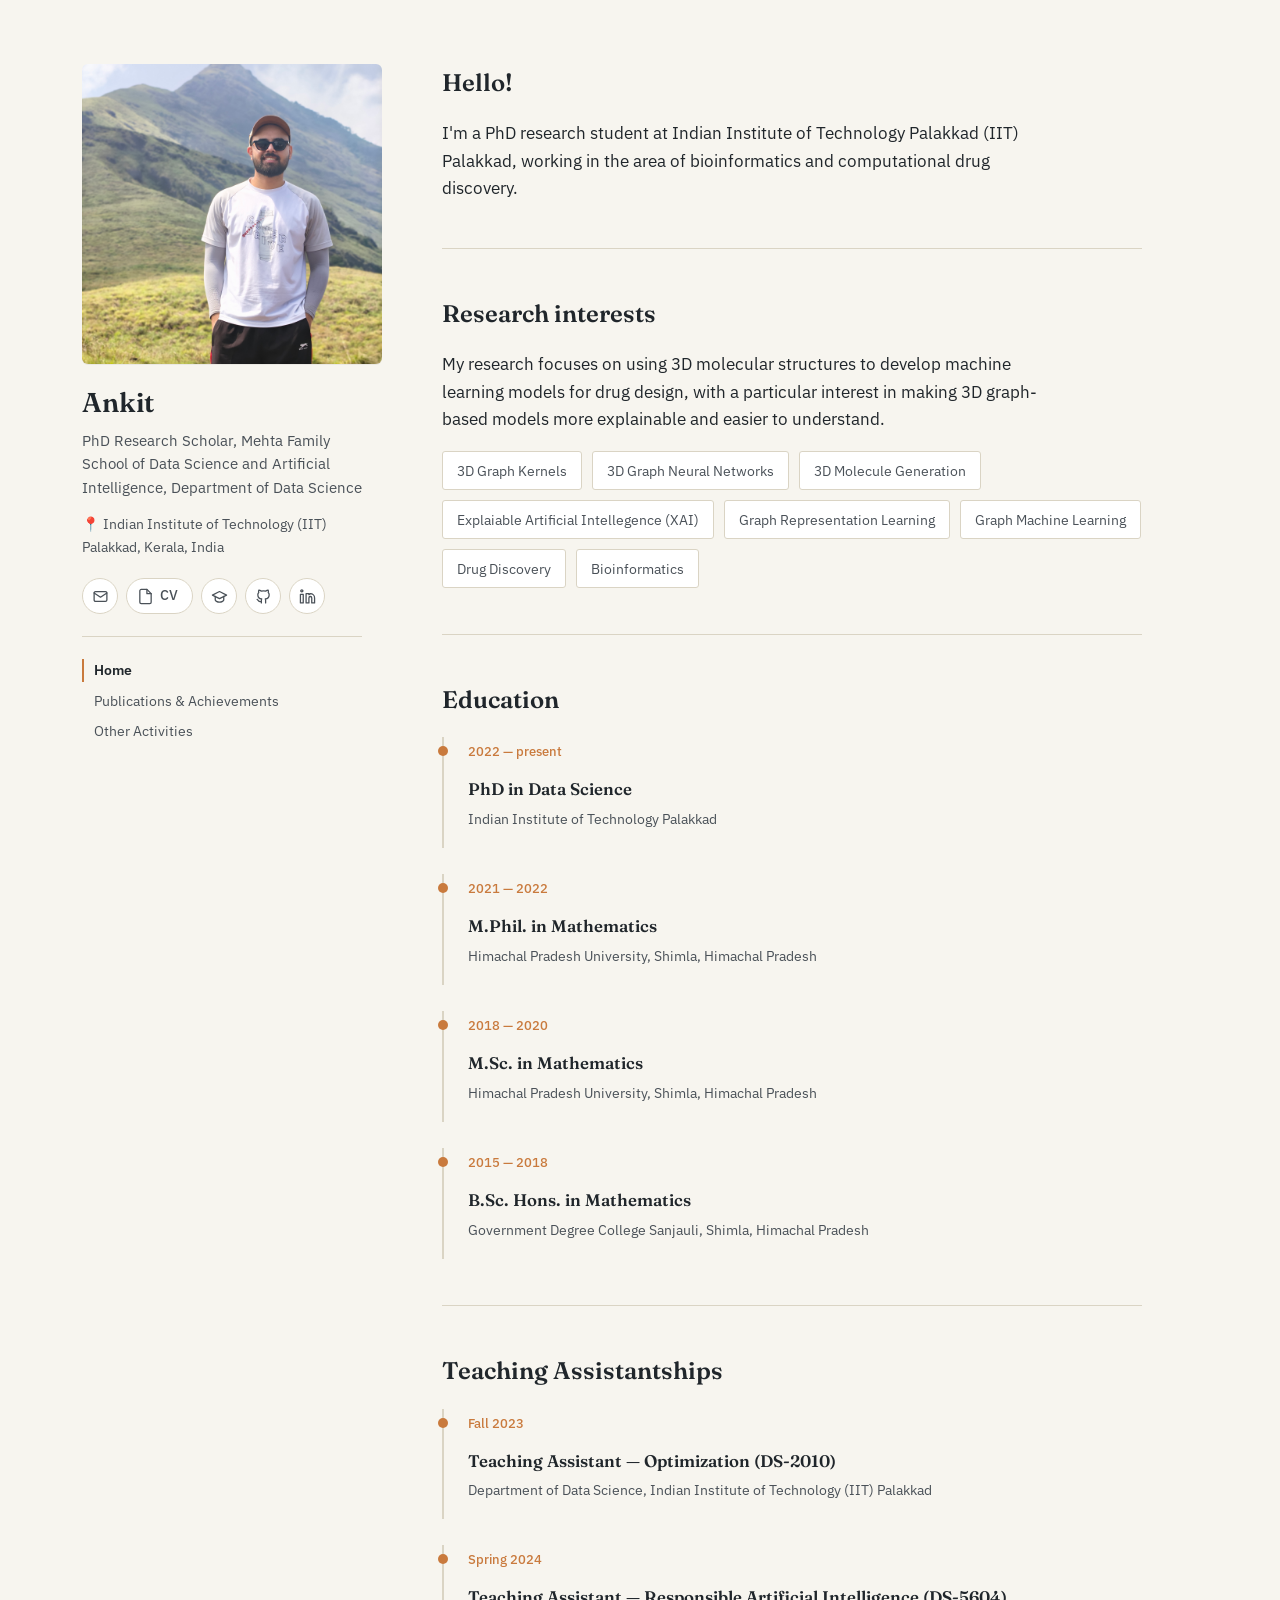
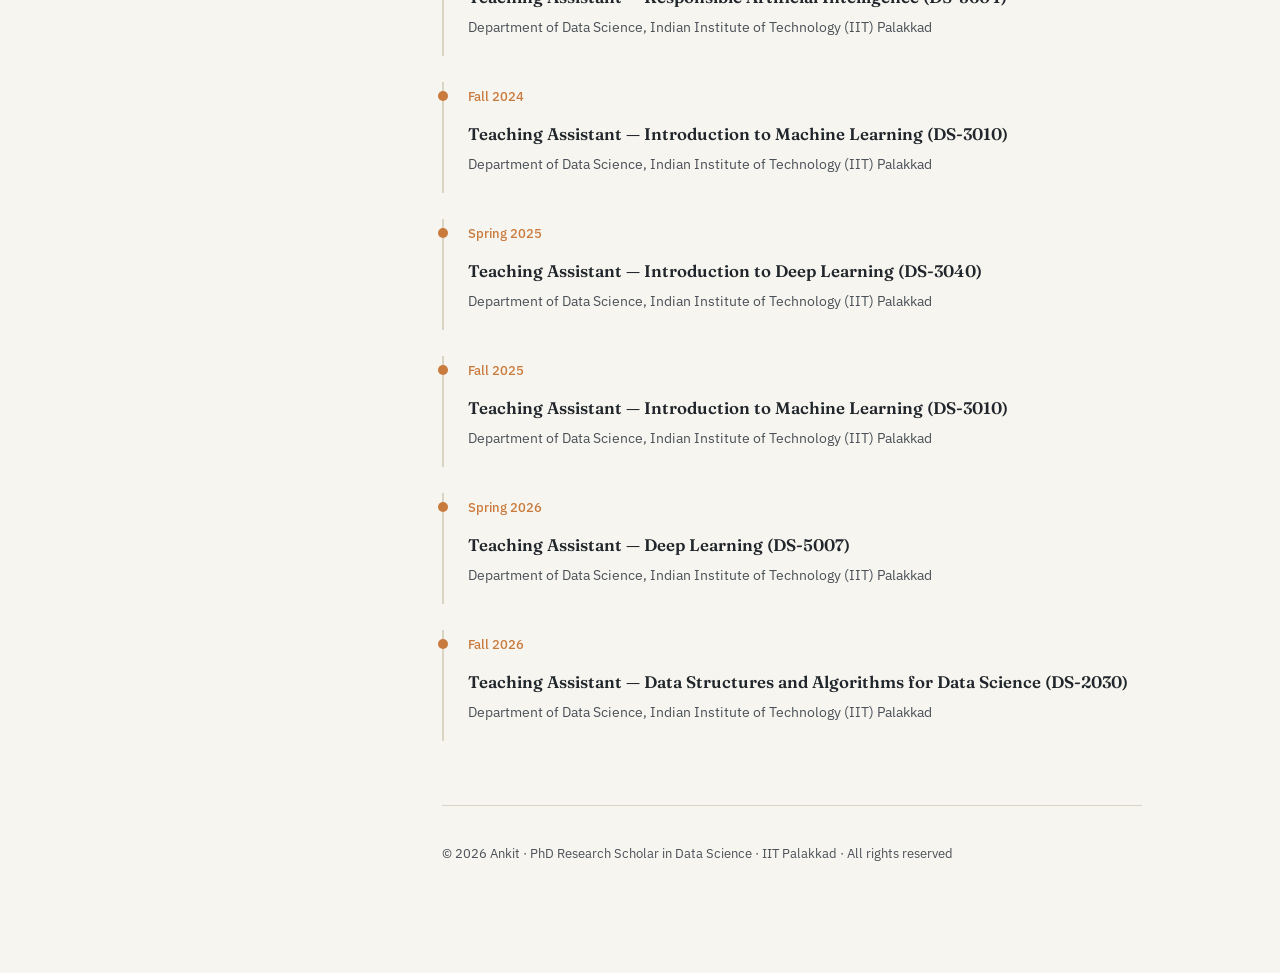
<file: index.html>
<!DOCTYPE html>
<html lang="en">
<head>
<meta charset="UTF-8" />
<meta name="viewport" content="width=device-width, initial-scale=1.0" />
<title>Ankit — Home</title>
<meta name="description" content="Ankit — PhD Research Scholar, Data Science, IIT Palakkad. Home." />

<link rel="preconnect" href="https://fonts.googleapis.com">
<link rel="preconnect" href="https://fonts.gstatic.com" crossorigin>
<link href="https://fonts.googleapis.com/css2?family=Fraunces:opsz,wght@9..144,400;9..144,500;9..144,600;9..144,700&family=IBM+Plex+Sans:wght@400;500;600&display=swap" rel="stylesheet">
<link rel="stylesheet" href="style.css" />
</head>
<body>
<div class="page">
  <aside class="sidebar">
    <img class="portrait" src="Images/IMG20250414104531.jpg" alt="Portrait of Ankit" />
    <h1 class="name">Ankit</h1>
    <p class="role">PhD Research Scholar, Mehta Family School of Data Science and Artificial Intelligence, Department of Data Science</p>
    <p class="location">📍 Indian Institute of Technology (IIT) Palakkad, Kerala, India</p>

    <div class="social-icons">
      <a class="icon-btn" href="mailto:142214001@smail.iitpkd.ac.in" aria-label="Email" title="Email"><svg viewBox="0 0 24 24" fill="none" stroke="currentColor" stroke-width="1.8" stroke-linecap="round" stroke-linejoin="round"><rect x="3" y="5" width="18" height="14" rx="2"/><path d="m3 7 9 6 9-6"/></svg></a>
      <a class="icon-btn icon-btn-label" href="CV.pdf" aria-label="CV" title="CV"><svg viewBox="0 0 24 24" fill="none" stroke="currentColor" stroke-width="1.8" stroke-linecap="round" stroke-linejoin="round"><path d="M14 2H6a2 2 0 0 0-2 2v16a2 2 0 0 0 2 2h12a2 2 0 0 0 2-2V8Z"/><path d="M14 2v6h6"/></svg><span>CV</span></a>
      <a class="icon-btn" href="https://scholar.google.com/citations?user=SnmEbEMAAAAJ&hl=en" target="_blank" rel="noopener" aria-label="Google Scholar" title="Google Scholar"><svg viewBox="0 0 24 24" fill="none" stroke="currentColor" stroke-width="1.8" stroke-linecap="round" stroke-linejoin="round"><path d="M22 10 12 5 2 10l10 5 10-5Z"/><path d="M6 12v5c0 1.1 2.7 3 6 3s6-1.9 6-3v-5"/></svg></a>
      <a class="icon-btn" href="https://github.com/santaankit" target="_blank" rel="noopener" aria-label="GitHub" title="GitHub"><svg viewBox="0 0 24 24" fill="none" stroke="currentColor" stroke-width="1.8" stroke-linecap="round" stroke-linejoin="round"><path d="M9 19c-4.3 1.4-4.3-2.5-6-3m12 5v-3.5c0-1 .1-1.4-.5-2 2.8-.3 5.5-1.4 5.5-6a4.6 4.6 0 0 0-1.3-3.2 4.2 4.2 0 0 0-.1-3.2s-1.1-.3-3.5 1.3a12.3 12.3 0 0 0-6.2 0C6.5 2.8 5.4 3.1 5.4 3.1a4.2 4.2 0 0 0-.1 3.2A4.6 4.6 0 0 0 4 9.5c0 4.6 2.7 5.7 5.5 6-.6.6-.6 1.2-.5 2V21"/></svg></a>
      <a class="icon-btn" href="https://www.linkedin.com/in/ankit-santa-909a9b238/" target="_blank" rel="noopener" aria-label="LinkedIn" title="LinkedIn"><svg viewBox="0 0 24 24" fill="none" stroke="currentColor" stroke-width="1.8" stroke-linecap="round" stroke-linejoin="round"><path d="M16 8a6 6 0 0 1 6 6v7h-4v-7a2 2 0 0 0-4 0v7h-4V8h4v1.5A6 6 0 0 1 16 8Z"/><rect x="2" y="9" width="4" height="12"/><circle cx="4" cy="4" r="1.5"/></svg></a>
    </div>

    <nav class="section-nav">
      <a href="index.html" class="active">Home</a>
      <a href="publications.html">Publications & Achievements</a>
      <a href="activities.html"> Other Activities</a>
    </nav>
  </aside>
  <main class="content">
    <section id="bio" class="section first">
      <h2>Hello!</h2>
      <p>
        I'm a PhD research student at Indian Institute of Technology Palakkad (IIT) Palakkad, working in the area of bioinformatics and
        computational drug discovery.
      </p>
    </section>

    <section id="research" class="section">
      <h2>Research interests</h2>
      <p>
        My research focuses on using 3D molecular structures to develop machine learning models
        for drug design, with a particular interest in making 3D graph-based models more explainable and easier to understand.
      </p>
      <ul class="tag-list">
        <li>3D Graph Kernels</li>
        <li>3D Graph Neural Networks</li>
        <li>3D Molecule Generation</li>
        <li>Explaiable Artificial Intellegence (XAI) </li>
        <li>Graph Representation Learning</li>
        <li>Graph Machine Learning</li>
        <li>Drug Discovery</li>
        <li>Bioinformatics</li>
      </ul>
    </section>

    <section id="education" class="section">
      <h2>Education</h2>
      <div class="timeline-item">
        <p class="timeline-meta">2022 — present</p>
        <h3 class="timeline-title">PhD in Data Science</h3>
        <p class="timeline-org">Indian Institute of Technology Palakkad</p>
      </div>

      <div class="timeline-item">
        <p class="timeline-meta">2021 — 2022</p>
        <h3 class="timeline-title">M.Phil. in Mathematics</h3>
        <p class="timeline-org">Himachal Pradesh University, Shimla, Himachal Pradesh</p>
      </div>

      <div class="timeline-item">
        <p class="timeline-meta">2018 — 2020</p>
        <h3 class="timeline-title">M.Sc. in Mathematics</h3>
        <p class="timeline-org">Himachal Pradesh University, Shimla, Himachal Pradesh</p>
      </div>

      <div class="timeline-item">
        <p class="timeline-meta">2015 — 2018</p>
        <h3 class="timeline-title">B.Sc. Hons. in Mathematics</h3>
        <p class="timeline-org">Government Degree College Sanjauli, Shimla, Himachal Pradesh</p>
      </div>
    </section>

    <section id="teaching" class="section">
      <h2>Teaching Assistantships </h2>
      <div class="timeline-item">
        <p class="timeline-meta">Fall 2023</p>
        <h3 class="timeline-title">Teaching Assistant — Optimization (DS-2010)</h3>
        <p class="timeline-org">Department of Data Science, Indian Institute of Technology (IIT) Palakkad</p>
      </div>

      <div class="timeline-item">
        <p class="timeline-meta">Spring 2024</p>
        <h3 class="timeline-title">Teaching Assistant — Responsible Artificial Intelligence (DS-5604)</h3>
        <p class="timeline-org">Department of Data Science, Indian Institute of Technology (IIT) Palakkad</p>
      </div>

      <div class="timeline-item">
        <p class="timeline-meta">Fall 2024</p>
        <h3 class="timeline-title">Teaching Assistant — Introduction to Machine Learning (DS-3010)</h3>
        <p class="timeline-org">Department of Data Science, Indian Institute of Technology (IIT) Palakkad</p>
      </div>

      <div class="timeline-item">
        <p class="timeline-meta">Spring 2025</p>
        <h3 class="timeline-title">Teaching Assistant — Introduction to Deep Learning (DS-3040)</h3>
        <p class="timeline-org">Department of Data Science, Indian Institute of Technology (IIT) Palakkad</p>
      </div>

      <div class="timeline-item">
        <p class="timeline-meta">Fall 2025</p>
        <h3 class="timeline-title">Teaching Assistant — Introduction to Machine Learning (DS-3010)</h3>
        <p class="timeline-org">Department of Data Science, Indian Institute of Technology (IIT) Palakkad</p>
      </div>

      <div class="timeline-item">
        <p class="timeline-meta">Spring 2026</p>
        <h3 class="timeline-title">Teaching Assistant — Deep Learning (DS-5007)</h3>
        <p class="timeline-org">Department of Data Science, Indian Institute of Technology (IIT) Palakkad</p>
      </div>

      <div class="timeline-item">
        <p class="timeline-meta">Fall 2026</p>
        <h3 class="timeline-title">Teaching Assistant — Data Structures and Algorithms for Data Science (DS-2030)</h3>
        <p class="timeline-org">Department of Data Science, Indian Institute of Technology (IIT) Palakkad</p>
      </div>
    </section>
    <footer class="footer">
      <p>© <span id="year"></span> Ankit · PhD Research Scholar in Data Science · IIT Palakkad · All rights reserved</p>
    </footer>
  </main>
</div>
<script>document.getElementById('year').textContent = new Date().getFullYear();</script>
</body>
</html>
</file>
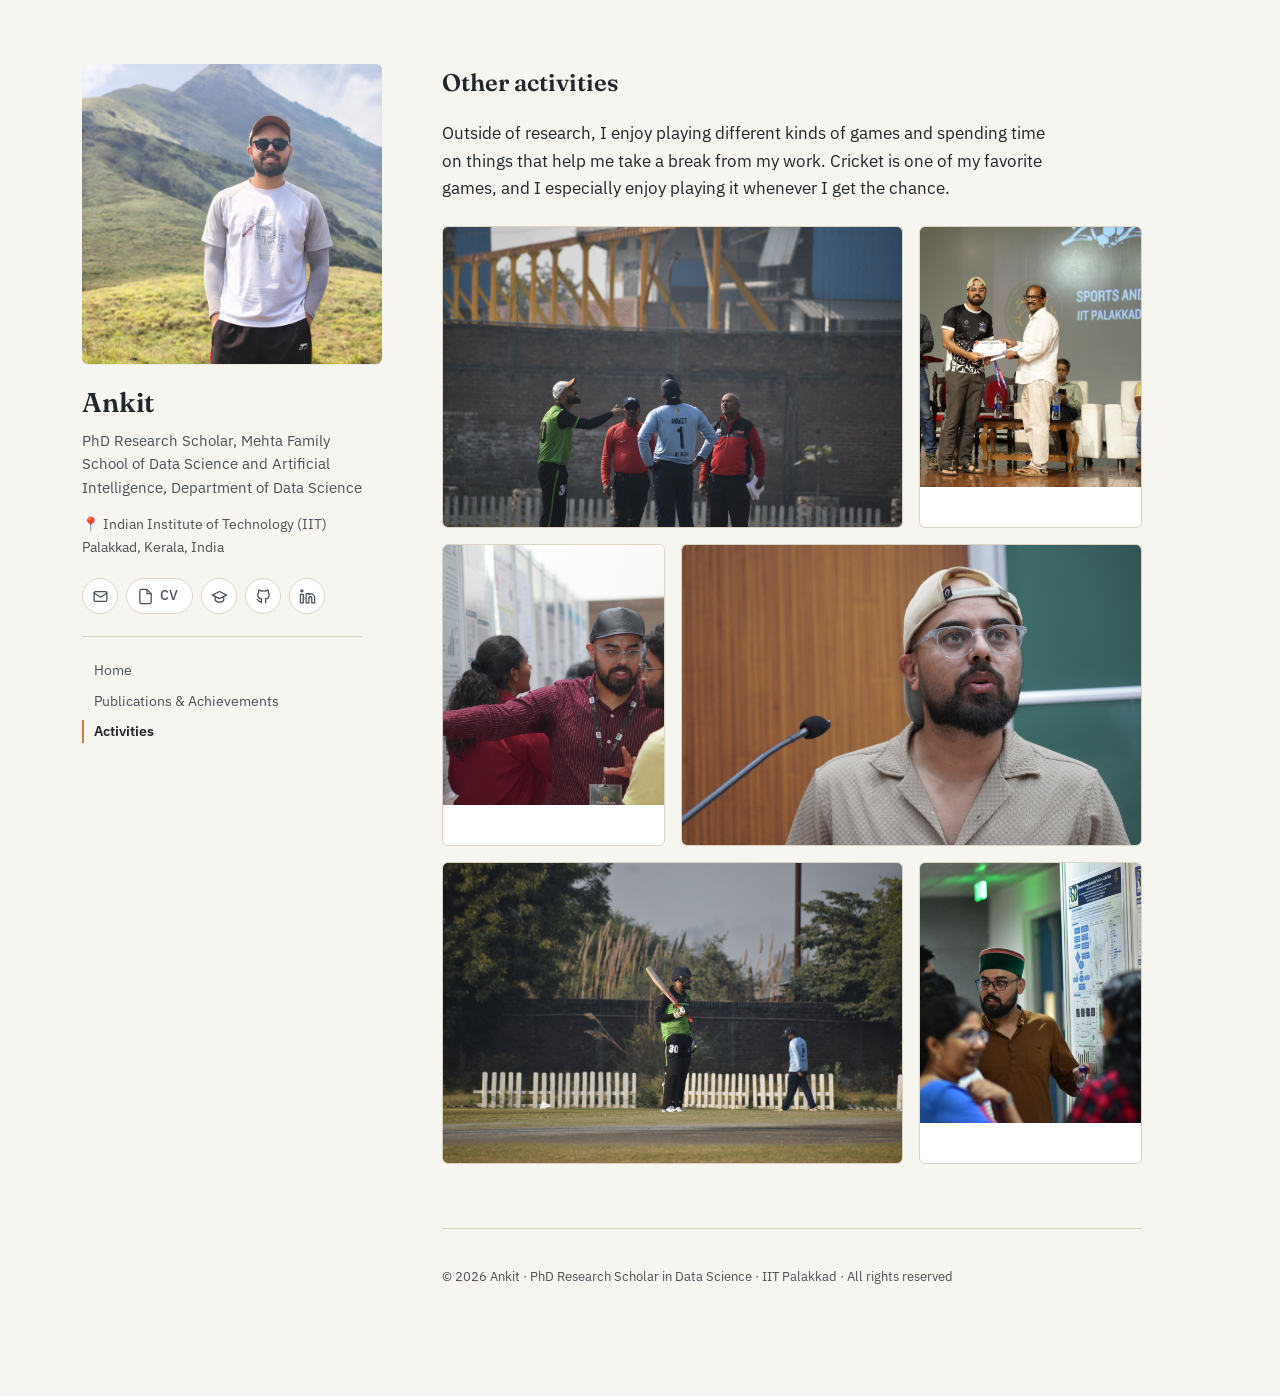
<file: activities.html>
<!DOCTYPE html>
<html lang="en">
<head>
<meta charset="UTF-8" />
<meta name="viewport" content="width=device-width, initial-scale=1.0" />
<title>Ankit — Activities</title>
<meta name="description" content="Ankit — PhD Research Scholar, Data Science, IIT Palakkad. Activities." />

<link rel="preconnect" href="https://fonts.googleapis.com">
<link rel="preconnect" href="https://fonts.gstatic.com" crossorigin>
<link href="https://fonts.googleapis.com/css2?family=Fraunces:opsz,wght@9..144,400;9..144,500;9..144,600;9..144,700&family=IBM+Plex+Sans:wght@400;500;600&display=swap" rel="stylesheet">
<link rel="stylesheet" href="style.css" />
</head>
<body>
<div class="page">
  <aside class="sidebar">
    <img class="portrait" src="Images/IMG20250414104531.jpg" alt="Portrait of Ankit" />
    <h1 class="name">Ankit</h1>
    <p class="role">PhD Research Scholar, Mehta Family School of Data Science and Artificial Intelligence, Department of Data Science</p>
    <p class="location">📍 Indian Institute of Technology (IIT) Palakkad, Kerala, India</p>

    <div class="social-icons">
      <a class="icon-btn" href="mailto:142214001@smail.iitpkd.ac.in" aria-label="Email" title="Email"><svg viewBox="0 0 24 24" fill="none" stroke="currentColor" stroke-width="1.8" stroke-linecap="round" stroke-linejoin="round"><rect x="3" y="5" width="18" height="14" rx="2"/><path d="m3 7 9 6 9-6"/></svg></a>
      <a class="icon-btn icon-btn-label" href="CV.pdf" aria-label="CV" title="CV"><svg viewBox="0 0 24 24" fill="none" stroke="currentColor" stroke-width="1.8" stroke-linecap="round" stroke-linejoin="round"><path d="M14 2H6a2 2 0 0 0-2 2v16a2 2 0 0 0 2 2h12a2 2 0 0 0 2-2V8Z"/><path d="M14 2v6h6"/></svg><span>CV</span></a>
      <a class="icon-btn" href="https://scholar.google.com/citations?user=SnmEbEMAAAAJ&hl=en" target="_blank" rel="noopener" aria-label="Google Scholar" title="Google Scholar"><svg viewBox="0 0 24 24" fill="none" stroke="currentColor" stroke-width="1.8" stroke-linecap="round" stroke-linejoin="round"><path d="M22 10 12 5 2 10l10 5 10-5Z"/><path d="M6 12v5c0 1.1 2.7 3 6 3s6-1.9 6-3v-5"/></svg></a>
      <a class="icon-btn" href="https://github.com/santaankit" target="_blank" rel="noopener" aria-label="GitHub" title="GitHub"><svg viewBox="0 0 24 24" fill="none" stroke="currentColor" stroke-width="1.8" stroke-linecap="round" stroke-linejoin="round"><path d="M9 19c-4.3 1.4-4.3-2.5-6-3m12 5v-3.5c0-1 .1-1.4-.5-2 2.8-.3 5.5-1.4 5.5-6a4.6 4.6 0 0 0-1.3-3.2 4.2 4.2 0 0 0-.1-3.2s-1.1-.3-3.5 1.3a12.3 12.3 0 0 0-6.2 0C6.5 2.8 5.4 3.1 5.4 3.1a4.2 4.2 0 0 0-.1 3.2A4.6 4.6 0 0 0 4 9.5c0 4.6 2.7 5.7 5.5 6-.6.6-.6 1.2-.5 2V21"/></svg></a>
      <a class="icon-btn" href="https://www.linkedin.com/in/ankit-santa-909a9b238/" target="_blank" rel="noopener" aria-label="LinkedIn" title="LinkedIn"><svg viewBox="0 0 24 24" fill="none" stroke="currentColor" stroke-width="1.8" stroke-linecap="round" stroke-linejoin="round"><path d="M16 8a6 6 0 0 1 6 6v7h-4v-7a2 2 0 0 0-4 0v7h-4V8h4v1.5A6 6 0 0 1 16 8Z"/><rect x="2" y="9" width="4" height="12"/><circle cx="4" cy="4" r="1.5"/></svg></a>
    </div>

    <nav class="section-nav">
      <a href="index.html">Home</a>
      <a href="publications.html">Publications & Achievements</a>
      <a href="activities.html" class="active">Activities</a>
    </nav>
  </aside>
  <main class="content activities-page">
    <section id="activities" class="section first">
      <h2>Other activities</h2>
      <p>
        Outside of research, I enjoy playing different kinds of games and spending time on
        things that help me take a break from my work. Cricket is one of my favorite games,
        and I especially enjoy playing it whenever I get the chance.
      </p>

      <div class="gallery">
        <figure class="gallery-item span-2">
          <img src="Images/DSC_0105.jpg" alt="Participating in the toss before a cricket match at the Inter-IIT Sports Meet" />
        </figure>
        <figure class="gallery-item">
          <img src="Images/IMG_20260429_122300.jpg" alt="Receiving the winning certificate after securing the Cricket General Championship at IIT Palakkad" />
        </figure>
        <figure class="gallery-item">
          <img src="Images/IMG_0455.JPG" alt="Poster presentation at IIT Palakkad" />
        </figure>
        <figure class="gallery-item span-2">
          <img src="Images/_SON8055.JPG" alt="Giving a research talk during Research Scholar Day at IIT Palakkad" />
        </figure>
        <figure class="gallery-item span-2">
          <img src="Images/DSC_0514.jpg" alt="Poster Presentation at IIT Palakkad" />
        </figure>  
        <figure class="gallery-item ">
          <img src="Images/DSC_0485.jpg" alt="Inter IIT Sports Meet" />
        </figure>
      </div>
    </section>
    <footer class="footer">
      <p>© <span id="year"></span> Ankit · PhD Research Scholar in Data Science · IIT Palakkad · All rights reserved</p>
    </footer>
  </main>
</div>
<script>document.getElementById('year').textContent = new Date().getFullYear();</script>
</body>
</html>
</file>
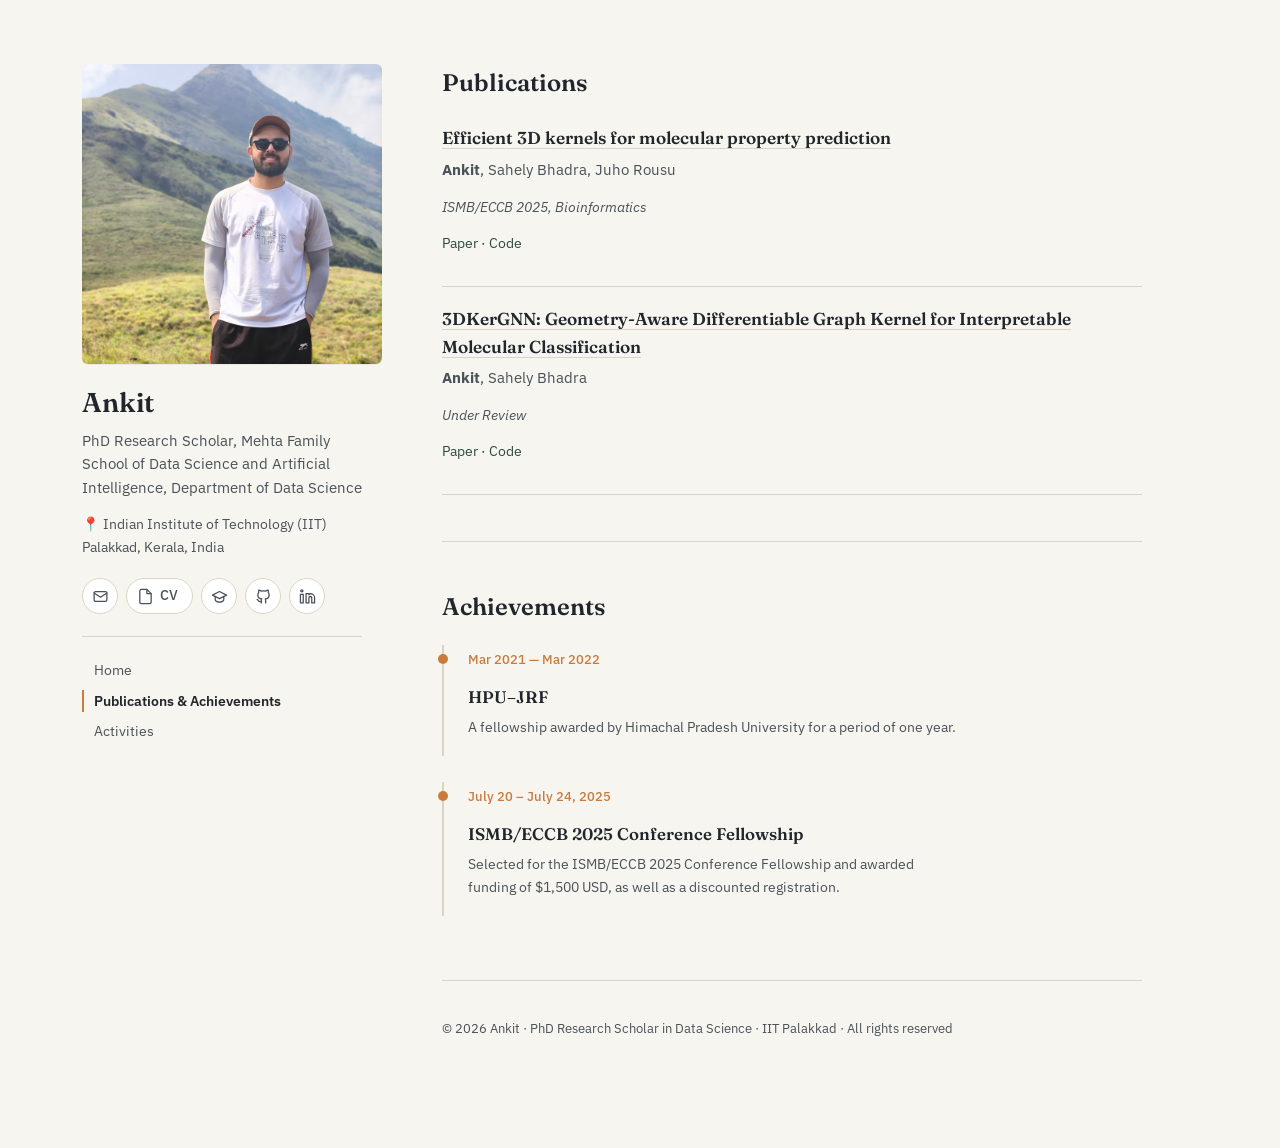
<file: publications.html>
<!DOCTYPE html>
<html lang="en">
<head>
<meta charset="UTF-8" />
<meta name="viewport" content="width=device-width, initial-scale=1.0" />
<title>Ankit — Publications & Achievements</title>
<meta name="description" content="Ankit — PhD Research Scholar, Data Science, IIT Palakkad. Publications & Achievements." />

<link rel="preconnect" href="https://fonts.googleapis.com">
<link rel="preconnect" href="https://fonts.gstatic.com" crossorigin>
<link href="https://fonts.googleapis.com/css2?family=Fraunces:opsz,wght@9..144,400;9..144,500;9..144,600;9..144,700&family=IBM+Plex+Sans:wght@400;500;600&display=swap" rel="stylesheet">
<link rel="stylesheet" href="style.css" />
</head>
<body>
<div class="page">
  <aside class="sidebar">
    <img class="portrait" src="Images/IMG20250414104531.jpg" alt="Portrait of Ankit" />
    <h1 class="name">Ankit</h1>
    <p class="role">PhD Research Scholar, Mehta Family School of Data Science and Artificial Intelligence, Department of Data Science</p>
    <p class="location">📍 Indian Institute of Technology (IIT) Palakkad, Kerala, India</p>

    <div class="social-icons">
      <a class="icon-btn" href="mailto:142214001@smail.iitpkd.ac.in" aria-label="Email" title="Email"><svg viewBox="0 0 24 24" fill="none" stroke="currentColor" stroke-width="1.8" stroke-linecap="round" stroke-linejoin="round"><rect x="3" y="5" width="18" height="14" rx="2"/><path d="m3 7 9 6 9-6"/></svg></a>
      <a class="icon-btn icon-btn-label" href="CV.pdf" aria-label="CV" title="CV"><svg viewBox="0 0 24 24" fill="none" stroke="currentColor" stroke-width="1.8" stroke-linecap="round" stroke-linejoin="round"><path d="M14 2H6a2 2 0 0 0-2 2v16a2 2 0 0 0 2 2h12a2 2 0 0 0 2-2V8Z"/><path d="M14 2v6h6"/></svg><span>CV</span></a>
      <a class="icon-btn" href="https://scholar.google.com/citations?user=SnmEbEMAAAAJ&hl=en" target="_blank" rel="noopener" aria-label="Google Scholar" title="Google Scholar"><svg viewBox="0 0 24 24" fill="none" stroke="currentColor" stroke-width="1.8" stroke-linecap="round" stroke-linejoin="round"><path d="M22 10 12 5 2 10l10 5 10-5Z"/><path d="M6 12v5c0 1.1 2.7 3 6 3s6-1.9 6-3v-5"/></svg></a>
      <a class="icon-btn" href="https://github.com/santaankit" target="_blank" rel="noopener" aria-label="GitHub" title="GitHub"><svg viewBox="0 0 24 24" fill="none" stroke="currentColor" stroke-width="1.8" stroke-linecap="round" stroke-linejoin="round"><path d="M9 19c-4.3 1.4-4.3-2.5-6-3m12 5v-3.5c0-1 .1-1.4-.5-2 2.8-.3 5.5-1.4 5.5-6a4.6 4.6 0 0 0-1.3-3.2 4.2 4.2 0 0 0-.1-3.2s-1.1-.3-3.5 1.3a12.3 12.3 0 0 0-6.2 0C6.5 2.8 5.4 3.1 5.4 3.1a4.2 4.2 0 0 0-.1 3.2A4.6 4.6 0 0 0 4 9.5c0 4.6 2.7 5.7 5.5 6-.6.6-.6 1.2-.5 2V21"/></svg></a>
      <a class="icon-btn" href="https://www.linkedin.com/in/ankit-santa-909a9b238/" target="_blank" rel="noopener" aria-label="LinkedIn" title="LinkedIn"><svg viewBox="0 0 24 24" fill="none" stroke="currentColor" stroke-width="1.8" stroke-linecap="round" stroke-linejoin="round"><path d="M16 8a6 6 0 0 1 6 6v7h-4v-7a2 2 0 0 0-4 0v7h-4V8h4v1.5A6 6 0 0 1 16 8Z"/><rect x="2" y="9" width="4" height="12"/><circle cx="4" cy="4" r="1.5"/></svg></a>
    </div>

    <nav class="section-nav">
      <a href="index.html">Home</a>
      <a href="publications.html" class="active">Publications & Achievements</a>
      <a href="activities.html">Activities</a>
    </nav>
  </aside>
  <main class="content">
    <section id="publications" class="section first">
      <h2>Publications</h2>

      <article class="pub">
        <h3 class="pub-title"><a href="https://academic.oup.com/bioinformatics/article/41/Supplement_1/i58/8199352" target="_blank" rel="noopener">Efficient 3D kernels for molecular property prediction</a></h3>
        <p class="pub-authors"><strong>Ankit</strong>, Sahely Bhadra, Juho Rousu</p>
        <p class="pub-venue">ISMB/ECCB 2025, Bioinformatics</p>
        <p class="pub-links">
          <a href="https://academic.oup.com/bioinformatics/article/41/Supplement_1/i58/8199352" target="_blank" rel="noopener">Paper</a> ·
          <a href="https://github.com/SantaAnkit/Efficient-3D-kernels-for-molecular-property-prediction" target="_blank" rel="noopener">Code</a>
        </p>
      </article>
      <article class="pub">
        <h3 class="pub-title"><a href="" target="_blank" rel="noopener">3DKerGNN: Geometry-Aware Differentiable Graph Kernel for Interpretable Molecular Classification</a></h3>
        <p class="pub-authors"><strong>Ankit</strong>, Sahely Bhadra</p>
        <p class="pub-venue">Under Review</p>
        <p class="pub-links">
          <a href="" target="_blank" rel="noopener">Paper</a> ·
          <a href="" target="_blank" rel="noopener">Code</a>
        </p>
      </article>

    </section>

    <section id="achievements" class="section">
      <h2>Achievements</h2>

      <div class="timeline-item">
        <p class="timeline-meta">Mar 2021 — Mar 2022</p>
        <h3 class="timeline-title">HPU–JRF</h3>
        <p class="timeline-org">A fellowship awarded by Himachal Pradesh University for a period of one year.</p>
      </div>

      <div class="timeline-item">
        <p class="timeline-meta">July 20 – July 24, 2025</p>
        <h3 class="timeline-title">ISMB/ECCB 2025 Conference Fellowship</h3>
        <p class="timeline-org">Selected for the ISMB/ECCB 2025 Conference Fellowship and awarded funding of $1,500 USD, as well as a discounted registration.</p>
      </div>

    </section>
    <footer class="footer">
      <p>© <span id="year"></span> Ankit · PhD Research Scholar in Data Science · IIT Palakkad · All rights reserved</p>
    </footer>
  </main>
</div>
<script>document.getElementById('year').textContent = new Date().getFullYear();</script>
</body>
</html>
</file>
<file: style.css>
:root {
  --bg: #f7f5ef;
  --ink: #20262b;
  --ink-soft: #4a5158;
  --forest: #2b4c3f;
  --ochre: #c97a3d;
  --line: #dad4c4;
  --card-bg: #ffffff;

  --serif: "Fraunces", "Iowan Old Style", Georgia, serif;
  --sans: "IBM Plex Sans", -apple-system, BlinkMacSystemFont, "Segoe UI", sans-serif;
}

* { box-sizing: border-box; }
html { scroll-behavior: smooth; }

body {
  margin: 0;
  background: var(--bg);
  color: var(--ink);
  font-family: var(--sans);
  font-size: 17px;
  line-height: 1.6;
  -webkit-font-smoothing: antialiased;
}

a {
  color: var(--forest);
  text-decoration: none;
  border-bottom: 1px solid rgba(43, 76, 63, 0.35);
  transition: border-color 0.15s ease, color 0.15s ease;
}
a:hover, a:focus-visible {
  border-color: var(--forest);
  color: var(--ochre);
}
a:focus-visible {
  outline: 2px solid var(--ochre);
  outline-offset: 2px;
  border-radius: 2px;
}

/* ===================== LAYOUT ===================== */

.page {
  max-width: 1180px;
  margin: 0 auto;
  padding: 64px 32px 96px;
  display: grid;
  grid-template-columns: 280px minmax(0, 700px);
  gap: 80px;
  align-items: start;
}
.content { min-width: 0; }

/* ===================== SIDEBAR ===================== */

.sidebar { position: sticky; top: 56px; }

.portrait {
  width: 300px;
  height: 300px;
  border-radius: 6px;
  object-fit: cover;
  display: block;
  margin-bottom: 22px;
  box-shadow: 0 1px 0 rgba(32,38,43,0.06);
}

.name {
  font-family: var(--serif);
  font-optical-sizing: auto;
  font-weight: 600;
  font-size: 1.7rem;
  line-height: 1.2;
  margin: 0 0 10px;
}

.role { font-size: 0.92rem; color: var(--ink-soft); margin: 0 0 14px; }
.location { font-size: 0.88rem; color: var(--ink-soft); margin: 0 0 20px; }

/* ---- social icon row ---- */

.social-icons {
  display: flex;
  flex-wrap: wrap;
  gap: 8px;
  padding-bottom: 22px;
  margin-bottom: 22px;
  border-bottom: 1px solid var(--line);
}
.icon-btn {
  display: inline-flex;
  align-items: center;
  justify-content: center;
  width: 36px;
  height: 36px;
  border-radius: 50%;
  border: 1px solid var(--line);
  background: var(--card-bg);
  color: var(--ink-soft);
}
.icon-btn svg { width: 17px; height: 17px; flex-shrink: 0; }
.icon-btn:hover, .icon-btn:focus-visible {
  background: var(--forest);
  border-color: var(--forest);
  color: #fff;
}

.icon-btn-label {
  width: auto;
  border-radius: 18px;
  padding: 0 14px 0 10px;
  gap: 6px;
  font-size: 0.86rem;
  font-weight: 500;
}
.icon-btn-label span { line-height: 1; }

.section-nav {
  display: flex;
  flex-direction: column;
  gap: 8px;
}
.section-nav a {
  font-size: 0.88rem;
  color: var(--ink-soft);
  border-bottom: none;
  width: fit-content;
  padding-left: 10px;
  border-left: 2px solid transparent;
}
.section-nav a:hover { color: var(--forest); }
.section-nav a.active {
  color: var(--ink);
  font-weight: 600;
  border-left-color: var(--ochre);
}

/* ===================== CONTENT SECTIONS ===================== */

.section {
  padding-top: 46px;
  margin-top: 46px;
  border-top: 1px solid var(--line);
  scroll-margin-top: 32px;
}
.section.first { padding-top: 0; margin-top: 0; border-top: none; }

h2 {
  font-family: var(--serif);
  font-optical-sizing: auto;
  font-weight: 600;
  font-size: 1.5rem;
  margin: 0 0 18px;
  color: var(--ink);
}

.section p { margin: 0 0 14px; max-width: 62ch; }

.tag-list {
  list-style: none;
  margin: 18px 0 0;
  padding: 0;
  display: flex;
  flex-wrap: wrap;
  gap: 10px;
}
.tag-list li {
  font-size: 0.9rem;
  border: 1px solid var(--line);
  background: var(--card-bg);
  padding: 7px 14px;
  border-radius: 3px;
  color: var(--ink-soft);
}

/* ===================== PUBLICATIONS ===================== */

.pub { padding: 18px 0; border-bottom: 1px solid var(--line); }
.pub:first-of-type { padding-top: 4px; }

.pub-title { font-family: var(--serif); font-weight: 600; font-size: 1.08rem; margin: 0 0 6px; }
.pub-title a { color: var(--ink); border-bottom: 1px solid var(--line); }
.pub-title a:hover { color: var(--forest); border-color: var(--forest); }

.pub-authors { margin: 0 0 3px; font-size: 0.92rem; color: var(--ink-soft); }
.pub-venue { margin: 0 0 6px; font-size: 0.88rem; color: var(--ink-soft); font-style: italic; }
.pub-links { margin: 0; font-size: 0.86rem; }
.pub-links a { border-bottom: none; }

.hint { font-size: 0.84rem; color: var(--ink-soft); margin-top: 14px !important; }

/* ===================== TIMELINE (Teaching / Education / Achievements) ===================== */

.timeline-item {
  position: relative;
  padding: 4px 0 4px 24px;
  margin-bottom: 26px;
  border-left: 2px solid var(--line);
}
.timeline-item::before {
  content: "";
  position: absolute;
  left: -6px; top: 9px;
  width: 10px; height: 10px;
  border-radius: 50%;
  background: var(--ochre);
}
.timeline-item:last-child { margin-bottom: 0; }

.timeline-meta { margin: 0 0 4px; font-size: 0.82rem; color: var(--ochre); font-weight: 500; }
.timeline-title { font-family: var(--serif); font-weight: 600; font-size: 1.05rem; margin: 0 0 4px; }
.timeline-org { margin: 0 0 8px; font-size: 0.9rem; color: var(--ink-soft); }

/* ===================== ACTIVITIES GALLERY (no captions) ===================== */

.gallery {
  display: grid;
  grid-template-columns: repeat(3, 1fr);
  gap: 16px;
  margin-top: 24px;
}
.gallery-item {
  margin: 0;
  border-radius: 6px;
  overflow: hidden;
  background: var(--card-bg);
  border: 1px solid var(--line);
}
.gallery-item.span-2 { grid-column: span 2; }
.gallery-item img {
  width: 100%;
  height: 260px;
  object-fit: cover;
  display: block;
}
.gallery-item.span-2 img { height: 300px; }

/* ===================== FOOTER ===================== */

.footer {
  margin-top: 64px;
  padding-top: 24px;
  border-top: 1px solid var(--line);
  font-size: 0.82rem;
  color: var(--ink-soft);
}

/* ===================== RESPONSIVE ===================== */

@media (max-width: 860px) {
  .page { grid-template-columns: 1fr; gap: 40px; padding: 40px 20px 64px; }
  .sidebar { position: static; display: flex; flex-direction: column; }
  .portrait { width: 96px; height: 96px; }
  .social-icons { border-bottom: none; padding-bottom: 0; margin-bottom: 8px; }
  .section-nav { flex-direction: row; flex-wrap: wrap; gap: 14px; }
  .section-nav a { padding-left: 0; border-left: none; border-bottom: 2px solid transparent; }
  .section-nav a.active { border-left: none; border-bottom-color: var(--ochre); }
  .gallery { grid-template-columns: repeat(2, 1fr); }
  .gallery-item.span-2 { grid-column: span 2; }
}

@media (max-width: 480px) {
  .gallery { grid-template-columns: 1fr; }
  .gallery-item.span-2 { grid-column: span 1; }
}

@media (prefers-reduced-motion: reduce) {
  html { scroll-behavior: auto; }
  a { transition: none; }
}
</file>
